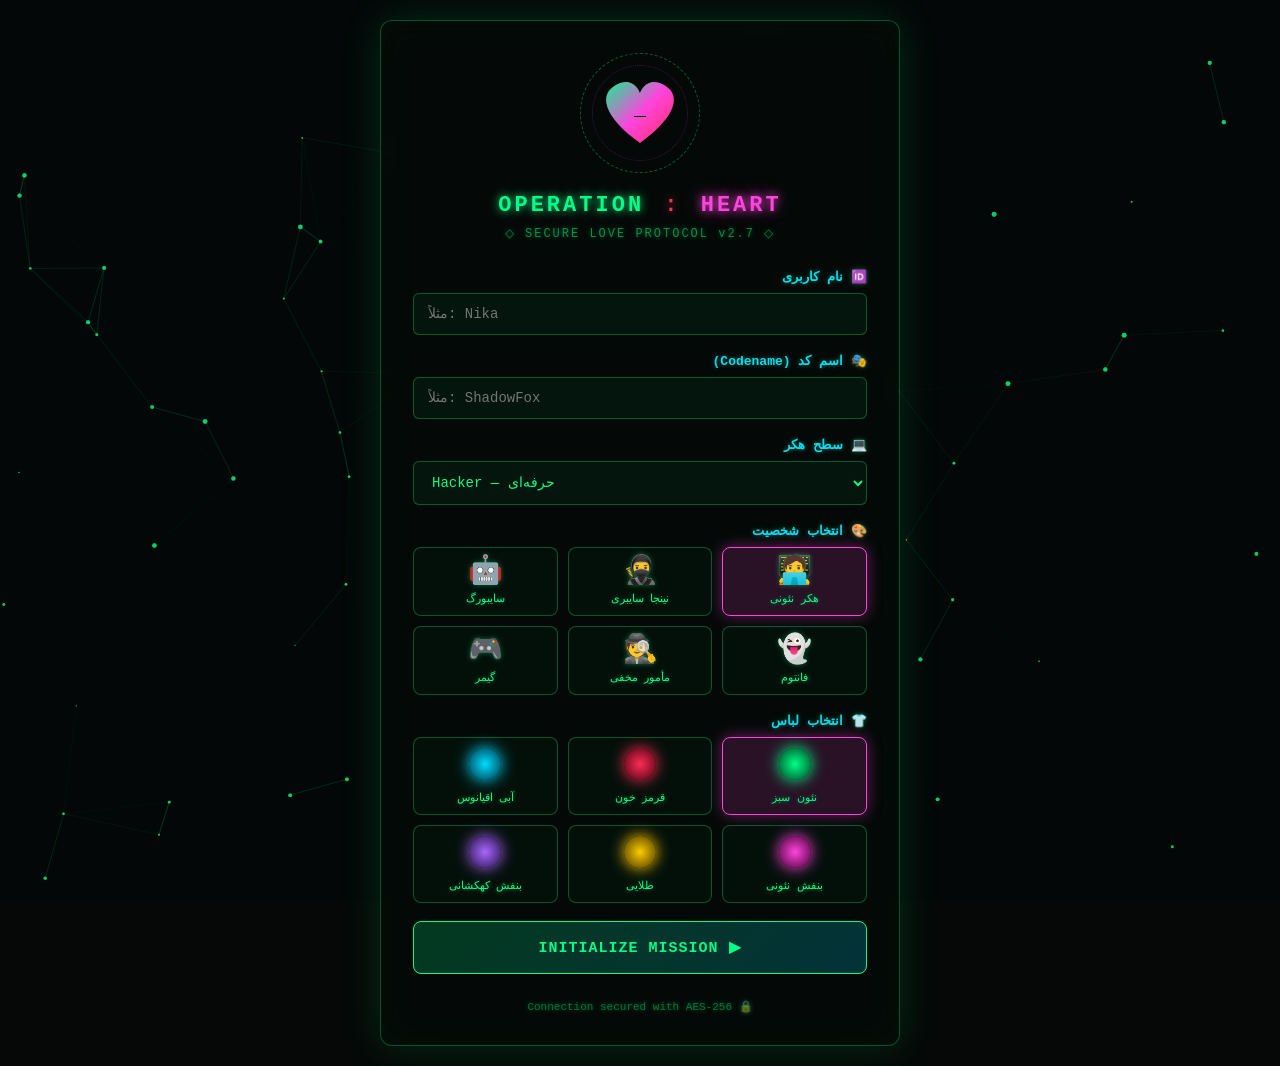
<file: index.html>
<!DOCTYPE html>
<html lang="fa" dir="rtl">
<head>
<meta charset="UTF-8">
<meta name="viewport" content="width=device-width, initial-scale=1.0">
<title>Operation: Heart — Login</title>
<link rel="icon" type="image/svg+xml" href="favicon.svg">
<link rel="stylesheet" href="style.css">
</head>
<body class="auth-body">

  <canvas id="particles"></canvas>

  <div class="auth-container">
    <div class="auth-card">

      <div class="auth-logo">
        <div class="logo-wrapper">
          <div class="logo-heart">
            <span class="logo-cursor">_</span>
          </div>
          <div class="logo-rings"></div>
        </div>
        <div class="logo-text">
          <span class="logo-op">OPERATION</span>
          <span class="logo-colon">:</span>
          <span class="logo-heart-word">HEART</span>
        </div>
        <p class="auth-sub">◇ SECURE LOVE PROTOCOL v2.7 ◇</p>
      </div>

      <form id="auth-form" class="auth-form">

        <div class="field">
          <label>🆔 نام کاربری </label>
          <input type="text" id="username" placeholder="مثلاً: Nika" required>
        </div>

        <div class="field">
          <label>🎭 اسم کد (Codename)</label>
          <input type="text" id="codename" placeholder="مثلاً: ShadowFox" required>
        </div>

        <div class="field">
          <label>💻 سطح هکر</label>
          <select id="level">
            <option value="novice">Novice — تازه‌کار</option>
            <option value="hacker" selected>Hacker — حرفه‌ای</option>
            <option value="elite">Elite — افسانه‌ای</option>
          </select>
        </div>

        <div class="field">
          <label>🎨 انتخاب شخصیت</label>
          <div class="char-select" id="char-select"></div>
        </div>

        <div class="field">
          <label>👕 انتخاب لباس</label>
          <div class="outfit-select" id="outfit-select"></div>
        </div>

        <button type="submit" class="auth-btn">
          <span>▶ INITIALIZE MISSION</span>
        </button>

        <p class="auth-footer">🔒 Connection secured with AES-256</p>
      </form>

    </div>
  </div>

  <script src="characters.js"></script>
  <script src="auth.js"></script>
</body>
</html>
</file>
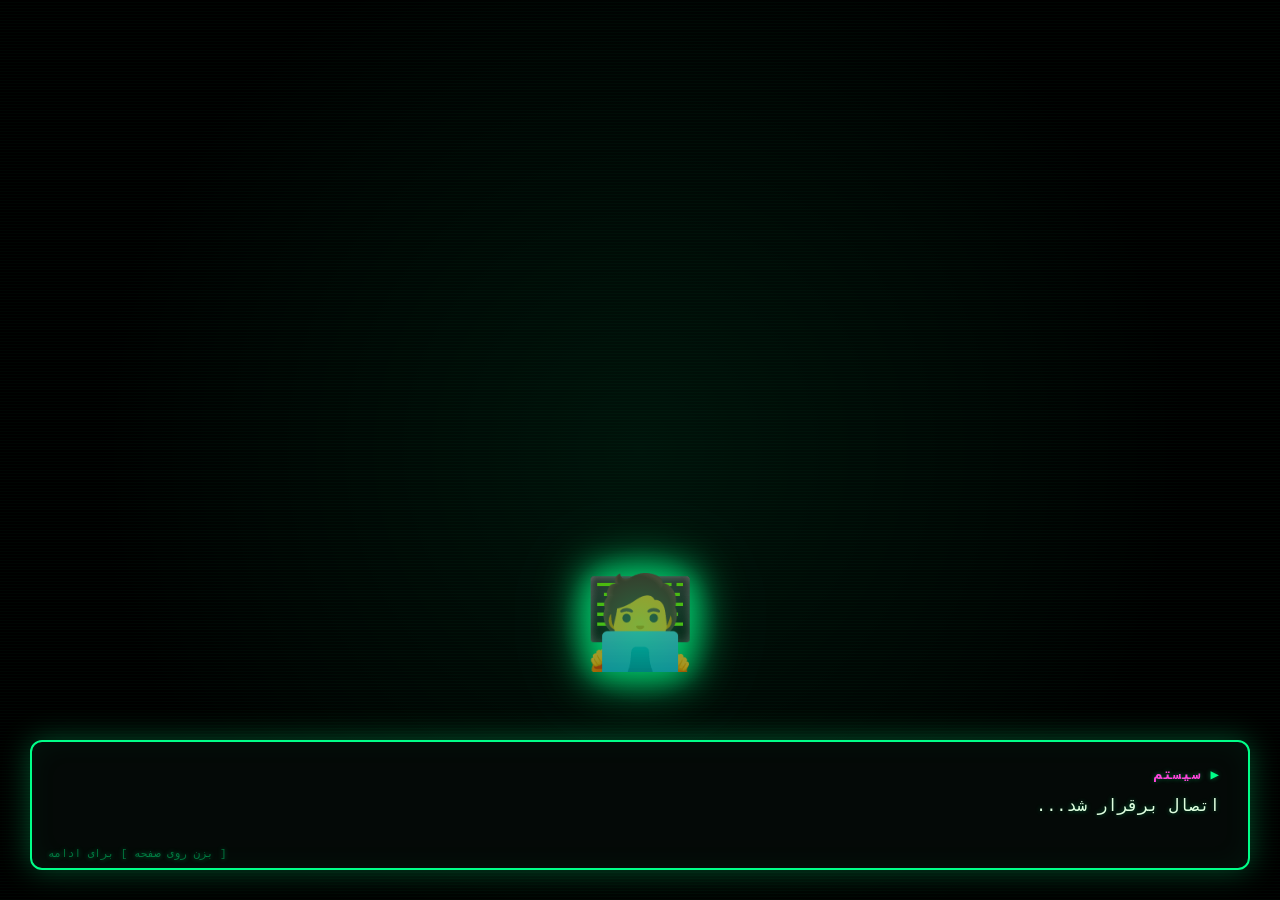
<file: game.html>
<!DOCTYPE html>
<html lang="fa" dir="rtl">
<head>
<meta charset="UTF-8">
<meta name="viewport" content="width=device-width, initial-scale=1.0, maximum-scale=1.0, user-scalable=no">
<title>Operation: Heart — Mission</title>
<link rel="icon" type="image/svg+xml" href="favicon.svg">
<link rel="stylesheet" href="style.css">
<link rel="stylesheet" href="story.css">
</head>
<body>

  <!-- صحنه داستان -->
  <div id="story-scene" class="story-scene">
    <canvas id="story-canvas"></canvas>
    <div class="scene-bg" id="scene-bg" data-bg="matrix"></div>

    <div class="character-stage">
      <div class="char-sprite">
        <div class="char-emoji" id="char-emoji">🧑‍💻</div>
        <div class="char-glow" id="char-glow"></div>
      </div>
    </div>

    <div class="dialogue-box" id="dialogue-box">
      <div class="speaker" id="speaker"></div>
      <div class="dialogue-text" id="dialogue-text"></div>
      <div class="skip-hint">[ بزن روی صفحه ] برای ادامه</div>
    </div>
  </div>

  <!-- ترمینال بازی -->
  <div id="terminal" class="hidden">
    <div id="output"></div>
    <div id="input-line">
      <span id="prompt">agent@shadow-net:~$</span>
      <input type="text" id="command" autocomplete="off">
    </div>
  </div>

  <!-- دکمه‌های لمسی برای موبایل -->
  <div id="mobile-controls">
    <button type="button" class="mobile-btn" data-cmd="scan">SCAN</button>
    <button type="button" class="mobile-btn" data-cmd="list">LIST</button>
    <button type="button" class="mobile-btn" data-cmd="status">STATUS</button>
    <button type="button" class="mobile-btn" data-cmd="help">HELP</button>
    <button type="button" class="mobile-btn" data-cmd="clear">CLR</button>
  </div>

  <div id="glitch-overlay"></div>

  <script src="data.js"></script>
  <script src="characters.js"></script>
  <script src="story.js"></script>
  <script src="game.js"></script>
</body>
</html>
</file>
<file: style.css>
* { margin:0; padding:0; box-sizing:border-box; }

:root {
  --green: #00ff88;
  --red: #ff2d55;
  --cyan: #00ddff;
  --magenta: #ff44dd;
  --yellow: #ffcc00;
  --bg: #050807;
  --panel: rgba(0,255,136,0.04);
  --border: rgba(0,255,136,0.3);
}

html, body {
  overscroll-behavior: none;
  -webkit-tap-highlight-color: transparent;
  touch-action: manipulation;
}

body {
  background: var(--bg);
  color: var(--green);
  font-family: 'Courier New','Consolas',monospace;
  font-size: 15px;
  min-height: 100vh;
  text-shadow: 0 0 5px rgba(0,255,136,0.4);
}

/* ============ ذرات پس‌زمینه ============ */
#particles {
  position: fixed; inset: 0;
  z-index: 0; pointer-events: none;
}

/* ============ ثبت‌نام ============ */
.auth-body {
  display: flex;
  align-items: center;
  justify-content: center;
  padding: 20px;
  overflow-x: hidden;
}

.auth-container {
  position: relative; z-index: 1;
  width: 100%; max-width: 520px;
}

.auth-card {
  background: rgba(5,10,8,0.85);
  border: 1px solid var(--border);
  border-radius: 12px;
  padding: 32px;
  backdrop-filter: blur(10px);
  box-shadow:
    0 0 40px rgba(0,255,136,0.15),
    inset 0 0 40px rgba(0,255,136,0.03);
  animation: cardIn 0.8s ease;
}

@keyframes cardIn {
  from { opacity:0; transform: translateY(20px) scale(0.98); }
  to   { opacity:1; transform: translateY(0) scale(1); }
}

/* ============ لوگو ============ */
.auth-logo { text-align: center; margin-bottom: 28px; }

.logo-wrapper {
  position: relative;
  width: 120px; height: 120px;
  margin: 0 auto 20px;
  display: flex;
  align-items: center;
  justify-content: center;
}

.logo-rings {
  position: absolute;
  inset: 0;
  pointer-events: none;
}
.logo-rings::before,
.logo-rings::after {
  content: '';
  position: absolute;
  inset: 0;
  border-radius: 50%;
  border: 1px dashed rgba(0,255,136,0.35);
}
.logo-rings::before { animation: spinRing 15s linear infinite; }
.logo-rings::after {
  inset: 12px;
  border-color: rgba(255,68,221,0.25);
  border-style: dotted;
  animation: spinRing 10s linear infinite reverse;
}

@keyframes spinRing {
  from { transform: rotate(0deg); }
  to   { transform: rotate(360deg); }
}

.logo-heart {
  position: relative;
  width: 70px; height: 70px;
  background: linear-gradient(135deg, #00ff88, #ff44dd, #ff2d55);
  clip-path: path('M 35,65 C 0,40 -10,15 15,5 C 30,0 35,15 35,15 C 35,15 40,0 55,5 C 80,15 70,40 35,65 Z');
  display: flex;
  align-items: center;
  justify-content: center;
  filter: drop-shadow(0 0 15px #00ff88) drop-shadow(0 0 25px #ff44dd);
  animation: heartBeat 1.4s ease-in-out infinite;
  z-index: 2;
}

@keyframes heartBeat {
  0%,100% { transform: scale(1); }
  15%     { transform: scale(1.12); }
  30%     { transform: scale(1); }
  45%     { transform: scale(1.08); }
  60%     { transform: scale(1); }
}

.logo-cursor {
  color: #000;
  font-weight: bold;
  font-size: 20px;
  margin-top: -8px;
  animation: cursorBlink 1s steps(2) infinite;
}

@keyframes cursorBlink {
  0%,50%  { opacity: 1; }
  51%,100%{ opacity: 0; }
}

.logo-text {
  font-family: 'Courier New', monospace;
  font-size: 22px;
  font-weight: bold;
  letter-spacing: 3px;
  margin-bottom: 6px;
  direction: ltr;
}

.logo-op { color: #00ff88; text-shadow: 0 0 10px #00ff88; }
.logo-colon {
  color: #ff2d55; margin: 0 4px;
  text-shadow: 0 0 10px #ff2d55;
}
.logo-heart-word {
  color: #ff44dd;
  text-shadow: 0 0 10px #ff44dd, 0 0 20px #ff44dd80;
  animation: wordPulse 2s ease-in-out infinite;
}

@keyframes wordPulse {
  0%,100% { text-shadow: 0 0 10px #ff44dd, 0 0 20px #ff44dd80; }
  50%     { text-shadow: 0 0 20px #ff44dd, 0 0 40px #ff44dd, 0 0 60px #ff44dd60; }
}

.auth-sub {
  font-size: 12px;
  color: rgba(0,255,136,0.5);
  margin-top: 8px;
  letter-spacing: 2px;
}

/* ============ فرم ============ */
.auth-form { display: flex; flex-direction: column; gap: 18px; }

.field { display: flex; flex-direction: column; gap: 8px; }

.field label {
  font-size: 13px;
  color: var(--cyan);
  font-weight: bold;
}

.field input,
.field select {
  background: rgba(0,255,136,0.05);
  border: 1px solid var(--border);
  border-radius: 6px;
  padding: 12px 14px;
  color: var(--green);
  font-family: inherit;
  font-size: 14px;
  outline: none;
  transition: all 0.2s;
  direction: ltr;
}

.field input:focus,
.field select:focus {
  border-color: var(--green);
  box-shadow: 0 0 15px rgba(0,255,136,0.3);
  background: rgba(0,255,136,0.08);
}

.field select option {
  background: #0a1a12;
  color: var(--green);
}

/* انتخاب شخصیت */
.char-select,
.outfit-select {
  display: grid;
  grid-template-columns: repeat(3, 1fr);
  gap: 10px;
}

.char-option,
.outfit-option {
  cursor: pointer;
  border: 1px solid var(--border);
  border-radius: 8px;
  padding: 10px;
  text-align: center;
  transition: all 0.2s;
  background: rgba(0,255,136,0.03);
}

.char-option:hover,
.outfit-option:hover {
  border-color: var(--green);
  background: rgba(0,255,136,0.1);
  transform: translateY(-2px);
}

.char-option.selected,
.outfit-option.selected {
  border-color: var(--magenta);
  background: rgba(255,68,221,0.15);
  box-shadow: 0 0 15px rgba(255,68,221,0.4);
}

.char-option .avatar,
.outfit-option .swatch {
  font-size: 28px;
  line-height: 1;
  margin-bottom: 6px;
}

.char-option .name,
.outfit-option .name {
  font-size: 11px;
  color: var(--green);
}

/* دکمه */
.auth-btn {
  background: linear-gradient(135deg, rgba(0,255,136,0.2), rgba(0,221,255,0.2));
  border: 1px solid var(--green);
  border-radius: 8px;
  padding: 16px;
  color: var(--green);
  font-family: inherit;
  font-size: 15px;
  font-weight: bold;
  cursor: pointer;
  transition: all 0.3s;
  letter-spacing: 1px;
}

.auth-btn:hover {
  background: linear-gradient(135deg, rgba(0,255,136,0.4), rgba(0,221,255,0.4));
  box-shadow: 0 0 30px rgba(0,255,136,0.5);
  transform: translateY(-2px);
}

.auth-btn:active { transform: translateY(0); }

.auth-footer {
  text-align: center;
  font-size: 11px;
  color: rgba(0,255,136,0.4);
  margin-top: 8px;
}

/* ============ ترمینال ============ */
#terminal {
  position: fixed; inset: 0;
  padding: 20px;
  padding-bottom: 80px;
  display: flex; flex-direction: column;
  overflow-y: auto;
  z-index: 10;
}

#output {
  flex: 1; overflow-y: auto;
  padding-bottom: 10px;
  white-space: pre-wrap;
  line-height: 1.5;
}
#output::-webkit-scrollbar { width: 8px; }
#output::-webkit-scrollbar-thumb {
  background: var(--green); border-radius: 4px;
}

#input-line {
  display: flex; align-items: center; gap: 8px;
  padding-top: 8px;
  border-top: 1px solid rgba(0,255,136,0.2);
}
#prompt { color: var(--red); font-weight: bold; white-space: nowrap; }
#command {
  background: transparent; border: none; outline: none;
  color: var(--green); font-family: inherit; font-size: inherit;
  flex: 1; direction: ltr;
}

/* ============ دکمه‌های موبایل ============ */
#mobile-controls {
  position: fixed;
  bottom: 0; left: 0; right: 0;
  display: none;
  gap: 6px;
  padding: 8px;
  background: rgba(5,10,8,0.95);
  border-top: 1px solid var(--green);
  z-index: 999;
}

.mobile-btn {
  flex: 1;
  padding: 10px 6px;
  background: rgba(0,255,136,0.1);
  border: 1px solid var(--green);
  border-radius: 6px;
  color: var(--green);
  font-family: inherit;
  font-size: 11px;
  font-weight: bold;
  cursor: pointer;
}

.mobile-btn:active {
  background: rgba(0,255,136,0.4);
}

/* روی موبایل نمایش بده */
@media (max-width: 900px) {
  #mobile-controls { display: flex; }
}

/* رنگ‌ها */
.green{color:var(--green);} .red{color:var(--red);}
.yellow{color:var(--yellow);} .cyan{color:var(--cyan);}
.magenta{color:var(--magenta);} .dim{color:rgba(0,255,136,0.4);}
.white{color:#e0ffe0;} .bold{font-weight:bold;}

.panel {
  border: 1px solid var(--green);
  padding: 12px 16px; margin: 10px 0;
  background: rgba(0,255,136,0.03);
  border-radius: 6px;
}
.panel-red { border-color: var(--red); background: rgba(255,45,85,0.05); }
.panel-magenta { border-color: var(--magenta); background: rgba(255,68,221,0.05); }

/* گلچ */
#glitch-overlay {
  position: fixed; inset: 0;
  pointer-events: none; z-index: 50;
  opacity: 0;
  background: linear-gradient(90deg, transparent, rgba(0,255,136,0.1), transparent);
}
.glitch-active { animation: glitch 0.3s; }
@keyframes glitch {
  0%   { opacity:0; transform: translateX(0); }
  25%  { opacity:1; transform: translateX(-3px); background: rgba(255,0,68,0.15); }
  50%  { opacity:1; transform: translateX(3px);  background: rgba(0,255,136,0.15); }
  75%  { opacity:1; transform: translateX(-2px); background: rgba(0,68,255,0.15); }
  100% { opacity:0; transform: translateX(0); }
}

.hidden { display: none !important; }

@media (max-width: 600px) {
  body { font-size: 13px; }
  .auth-card { padding: 20px; }
  .char-select, .outfit-select { grid-template-columns: repeat(2, 1fr); }
  .logo-text { font-size: 16px; }
}
</file>
<file: story.css>
/* ============ صحنه داستان ============ */
.story-scene {
  position: fixed; inset: 0;
  background: #000;
  z-index: 200;
  overflow: hidden;
  display: flex;
  flex-direction: column;
  justify-content: flex-end;
}

#story-canvas {
  position: absolute; inset: 0;
  z-index: 1;
}

.scene-bg {
  position: absolute; inset: 0;
  z-index: 0;
  transition: background 1.5s ease, opacity 1.5s ease;
  opacity: 0.5;
}

.scene-bg[data-bg="matrix"] {
  background:
    radial-gradient(circle at 50% 50%, rgba(0,255,136,0.15), transparent 70%),
    repeating-linear-gradient(0deg,
      rgba(0,255,136,0.05) 0px,
      rgba(0,255,136,0.05) 1px,
      transparent 1px,
      transparent 3px);
}

.scene-bg[data-bg="city"] {
  background:
    radial-gradient(circle at 30% 70%, rgba(255,45,85,0.2), transparent 60%),
    radial-gradient(circle at 70% 30%, rgba(0,221,255,0.2), transparent 60%),
    linear-gradient(180deg, #000 0%, #0a0510 100%);
}

.scene-bg[data-bg="server"] {
  background:
    repeating-linear-gradient(90deg,
      rgba(0,255,136,0.08) 0px,
      rgba(0,255,136,0.08) 2px,
      transparent 2px,
      transparent 20px),
    radial-gradient(circle at 50% 50%, rgba(0,255,136,0.15), #000 70%);
}

.scene-bg[data-bg="heart"] {
  background:
    radial-gradient(circle at 50% 50%, rgba(255,68,221,0.3), transparent 60%),
    radial-gradient(circle at 50% 50%, rgba(255,45,85,0.2), transparent 80%),
    #0a0005;
  animation: heartPulse 2s infinite;
}

@keyframes heartPulse {
  0%,100% { opacity: 0.4; }
  50%     { opacity: 0.8; }
}

/* ============ شخصیت ============ */
.character-stage {
  position: absolute;
  bottom: 220px;
  left: 50%;
  transform: translateX(-50%);
  z-index: 5;
}

.char-sprite {
  position: relative;
  display: flex;
  align-items: center;
  justify-content: center;
  animation: charBounce 3s ease-in-out infinite;
}

@keyframes charBounce {
  0%,100% { transform: translateY(0); }
  50%     { transform: translateY(-8px); }
}

.char-emoji {
  font-size: 90px;
  filter: drop-shadow(0 0 25px currentColor);
  transition: filter 0.3s, transform 0.3s;
  animation: charEnter 0.8s ease;
}

@keyframes charEnter {
  from { opacity:0; transform: scale(0.5) translateY(30px); }
  to   { opacity:1; transform: scale(1) translateY(0); }
}

.char-glow {
  position: absolute;
  width: 160px; height: 160px;
  border-radius: 50%;
  background: radial-gradient(circle, currentColor, transparent 70%);
  opacity: 0.3;
  animation: glowPulse 2s infinite;
  pointer-events: none;
}

@keyframes glowPulse {
  0%,100% { transform: scale(1); opacity: 0.2; }
  50%     { transform: scale(1.2); opacity: 0.4; }
}

/* ============ جعبه دیالوگ ============ */
.dialogue-box {
  position: relative;
  z-index: 10;
  margin: 0 30px 30px;
  padding: 24px 28px;
  background: rgba(5,10,8,0.92);
  border: 2px solid var(--green);
  border-radius: 12px;
  backdrop-filter: blur(12px);
  box-shadow:
    0 0 30px rgba(0,255,136,0.3),
    inset 0 0 30px rgba(0,255,136,0.05);
  min-height: 130px;
  animation: dialogIn 0.4s ease;
}

@keyframes dialogIn {
  from { opacity:0; transform: translateY(20px); }
  to   { opacity:1; transform: translateY(0); }
}

.speaker {
  font-size: 14px;
  color: var(--magenta);
  font-weight: bold;
  margin-bottom: 10px;
  letter-spacing: 1px;
}

.speaker::before {
  content: '▶ ';
  color: var(--green);
}

.dialogue-text {
  font-size: 17px;
  color: #e0ffe0;
  line-height: 1.7;
  min-height: 28px;
}

.skip-hint {
  position: absolute;
  bottom: 8px;
  left: 16px;
  font-size: 11px;
  color: rgba(0,255,136,0.4);
  animation: blink 1.5s infinite;
}

@keyframes blink {
  0%,50% { opacity:1; }
  51%,100% { opacity:0.2; }
}

@media (max-width: 600px) {
  .char-emoji { font-size: 60px; }
  .dialogue-box { margin: 0 12px 12px; padding: 16px; }
  .dialogue-text { font-size: 14px; }
  .character-stage { bottom: 180px; }
}
</file>
